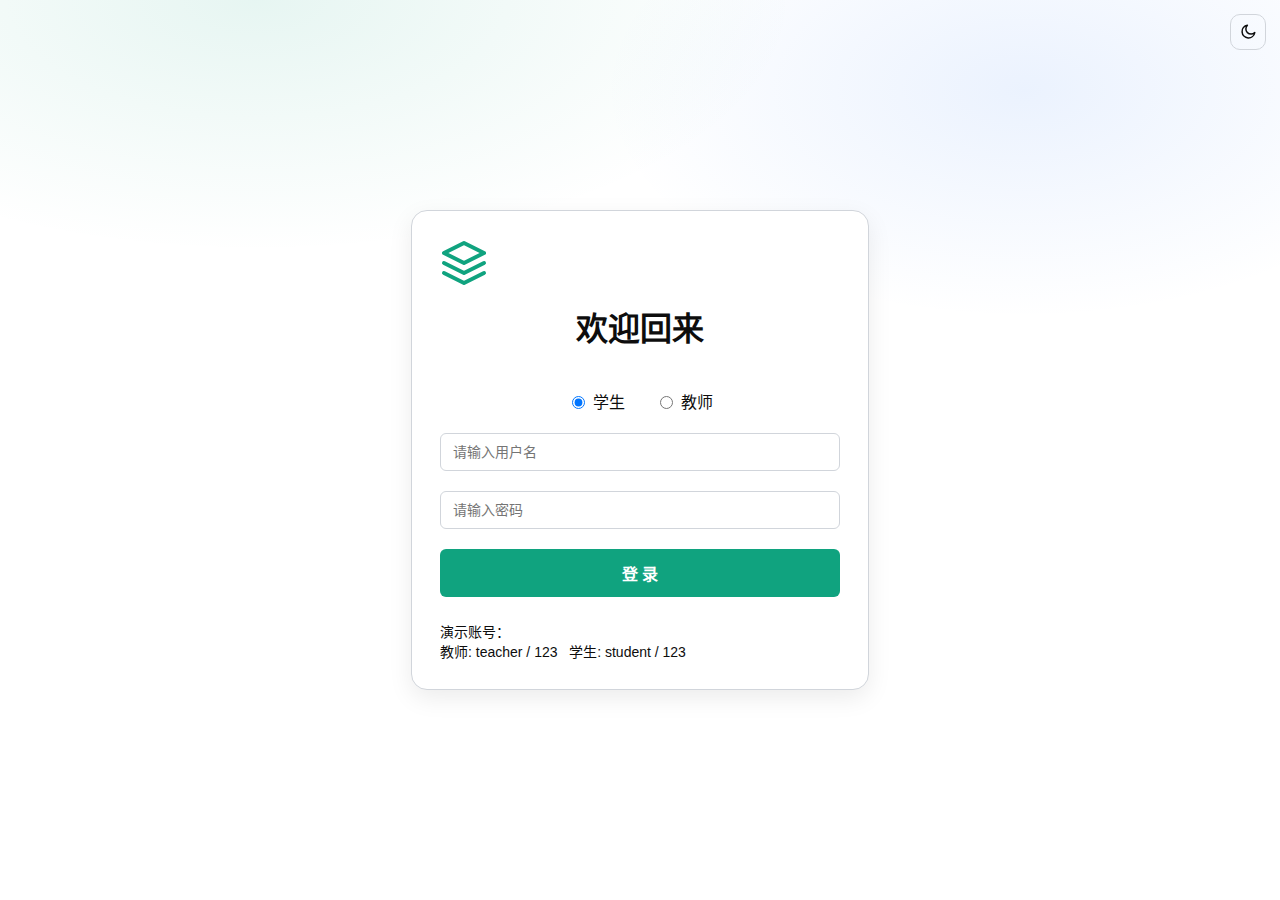
<file: src/main/webapp/index.html>
<!DOCTYPE html>
<html lang="zh-CN">
<head>
    <meta charset="UTF-8">
    <meta http-equiv="refresh" content="0;url=pages/login.html">
    <title>正在跳转...</title>
</head>
<body>
    <p>正在跳转到登录页面...</p>
    <script>window.location.href = 'pages/login.html';</script>
</body>
</html>
</file>
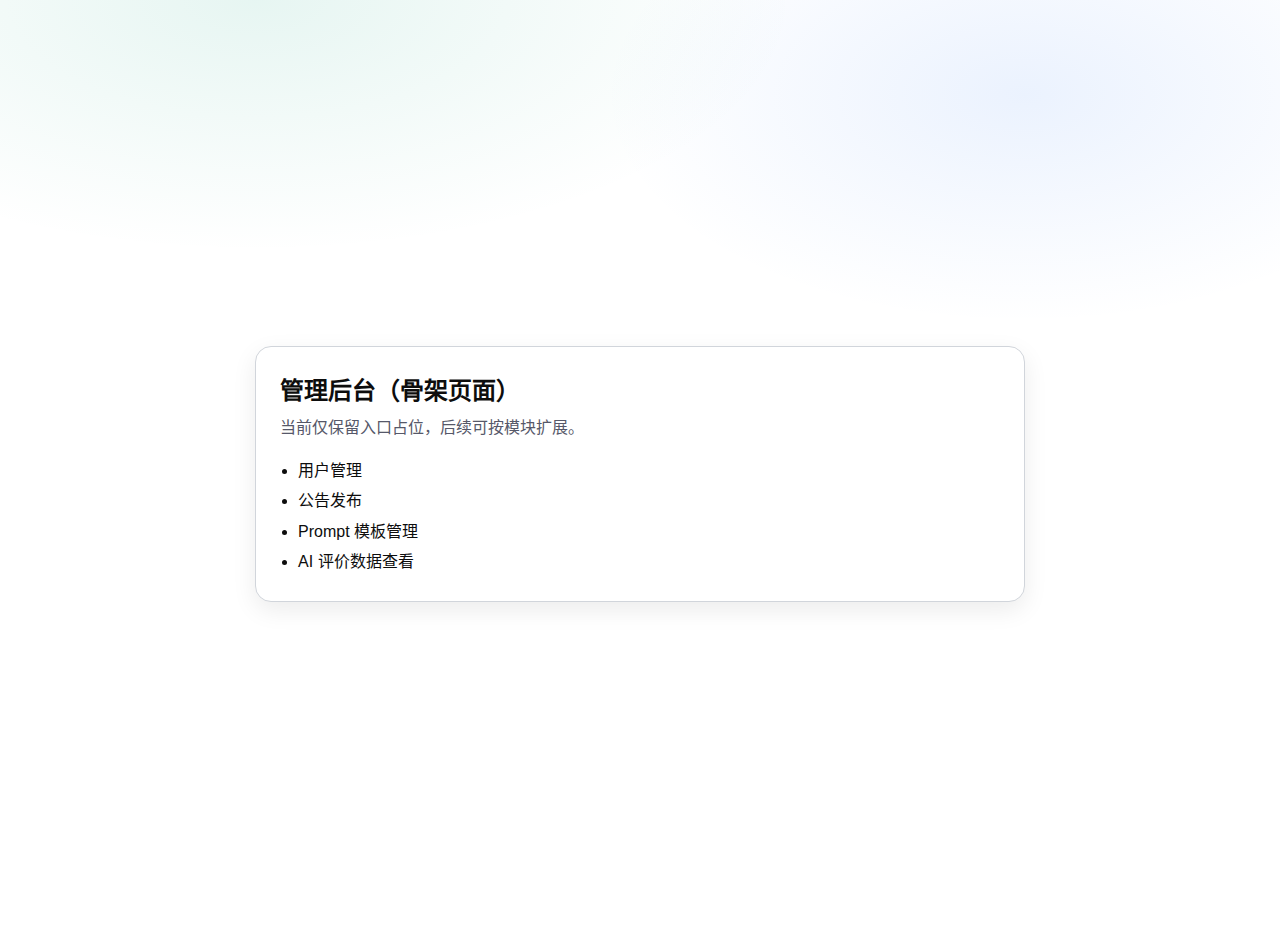
<file: src/main/webapp/pages/admin.html>
<!DOCTYPE html>
<!--
  管理员后台页面
  对应文档模块：「公告与学习通知模块」与「AI 评价与 Prompt 优化」。
  当前为功能入口骨架，后续可细化为多个子页面或模块。
-->
<html lang="zh-CN">
<head>
    <meta charset="UTF-8">
    <title>学业辅助平台 - 管理后台</title>
    <meta name="viewport" content="width=device-width, initial-scale=1.0">
    <link rel="stylesheet" href="../static/css/style.css">
    <style>
        body {
            display: block;
            overflow: auto;
        }

        .admin-wrap {
            min-height: 100vh;
            display: flex;
            align-items: center;
            justify-content: center;
            padding: 24px;
            background: radial-gradient(900px 420px at 20% 0%, rgba(16, 163, 127, 0.10), transparent 60%),
            radial-gradient(700px 380px at 80% 10%, rgba(59, 130, 246, 0.10), transparent 60%),
            var(--bg-color);
        }

        .admin-card {
            width: 100%;
            max-width: 720px;
            border-radius: 16px;
            border: 1px solid var(--border-color);
            background: var(--input-bg);
            box-shadow: var(--shadow-md);
            padding: 24px;
        }

        .admin-card h2 {
            margin: 0 0 8px 0;
        }

        .admin-card p {
            margin: 0 0 18px 0;
            color: var(--text-secondary);
        }

        .admin-card ul {
            margin: 0;
            padding-left: 18px;
            line-height: 1.9;
        }
    </style>
</head>
<body>
<div class="admin-wrap">
    <div class="admin-card">
        <h2>管理后台（骨架页面）</h2>
        <p>当前仅保留入口占位，后续可按模块扩展。</p>
        <ul>
            <li>用户管理</li>
            <li>公告发布</li>
            <li>Prompt 模板管理</li>
            <li>AI 评价数据查看</li>
        </ul>
    </div>
</div>
</body>
</html>
</file>
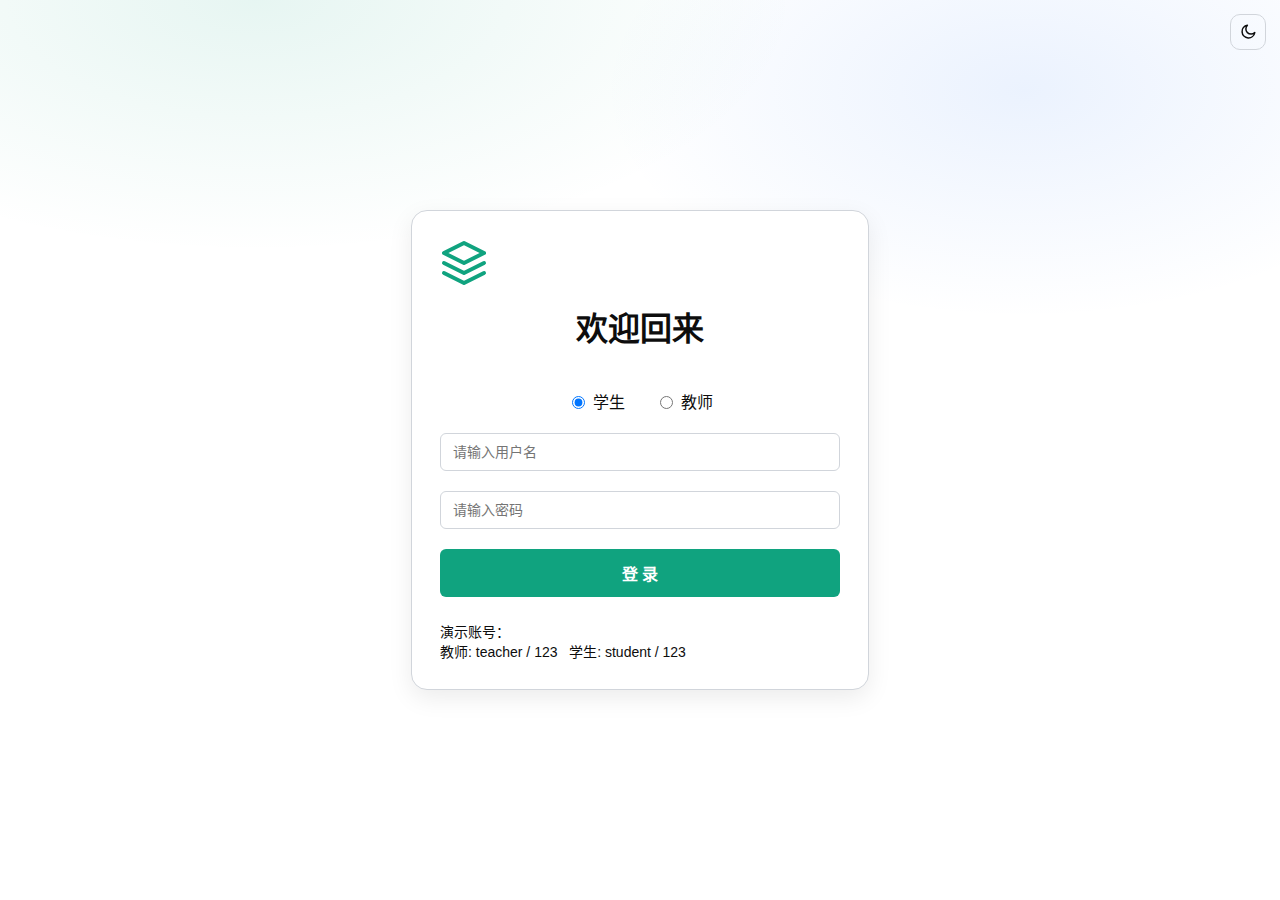
<file: src/main/webapp/pages/login.html>
<!DOCTYPE html>
<html lang="zh-CN">
<head>
    <meta charset="UTF-8">
    <title>登录 - 学业辅助平台</title>
    <meta name="viewport" content="width=device-width, initial-scale=1.0">
    <link rel="stylesheet" href="../static/css/style.css">
    <style>
        body {
            background: radial-gradient(900px 420px at 20% 0%, rgba(16, 163, 127, 0.10), transparent 60%),
            radial-gradient(700px 380px at 80% 10%, rgba(59, 130, 246, 0.10), transparent 60%),
            var(--bg-color);
            display: flex;
            align-items: center;
            justify-content: center;
            height: 100vh;
        }

        .login-topbar {
            position: fixed;
            top: 14px;
            right: 14px;
            display: flex;
            gap: 10px;
            z-index: 5;
        }

        .login-container {
            width: 100%;
            max-width: 400px;
            padding: 24px;
            display: flex;
            flex-direction: column;
            align-items: center;
        }

        .login-card {
            width: 100%;
            padding: 28px;
            border-radius: 16px;
            border: 1px solid var(--border-color);
            background: var(--input-bg);
            box-shadow: var(--shadow-md);
        }

        .logo-area {
            margin-bottom: 40px;
            text-align: center;
        }

        .logo-icon {
            width: 48px;
            height: 48px;
            margin-bottom: 16px;
            /* Placeholder for SVG icon */
            background: var(--primary-btn);
            mask: url('data:image/svg+xml;utf8,<svg viewBox="0 0 24 24" fill="none" xmlns="http://www.w3.org/2000/svg"><path d="M12 2L2 7L12 12L22 7L12 2Z" stroke="white" stroke-width="2" stroke-linecap="round" stroke-linejoin="round"/><path d="M2 17L12 22L22 17" stroke="white" stroke-width="2" stroke-linecap="round" stroke-linejoin="round"/><path d="M2 12L12 17L22 12" stroke="white" stroke-width="2" stroke-linecap="round" stroke-linejoin="round"/></svg>') no-repeat center;
            -webkit-mask: url('data:image/svg+xml;utf8,<svg viewBox="0 0 24 24" fill="none" xmlns="http://www.w3.org/2000/svg"><path d="M12 2L2 7L12 12L22 7L12 2Z" stroke="white" stroke-width="2" stroke-linecap="round" stroke-linejoin="round"/><path d="M2 17L12 22L22 17" stroke="white" stroke-width="2" stroke-linecap="round" stroke-linejoin="round"/><path d="M2 12L12 17L22 12" stroke="white" stroke-width="2" stroke-linecap="round" stroke-linejoin="round"/></svg>') no-repeat center;
        }

        h1 {
            color: var(--text-primary);
            font-size: 32px;
            font-weight: 600;
            margin: 0;
        }

        .form-item {
            width: 100%;
            margin-bottom: 20px;
        }

        .input-group {
            position: relative;
        }

        input {
            width: 100%;
            padding: 12px 16px;
            background-color: var(--input-bg);
            border: 1px solid var(--input-border);
            border-radius: 6px;
            color: var(--text-primary);
            font-size: 16px;
            box-sizing: border-box;
            outline: none;
            transition: all 0.2s;
        }

        input:focus {
            border-color: var(--primary-btn);
            box-shadow: 0 0 0 3px rgba(16, 163, 127, 0.1);
        }

        input[type="radio"] {
            width: auto;
            margin-right: 8px;
        }

        .role-selection {
            display: flex;
            justify-content: center;
            gap: 30px;
            width: 100%;
            margin-bottom: 20px;
            color: var(--text-primary);
        }

        .radio-label {
            display: flex;
            align-items: center;
            cursor: pointer;
            font-size: 16px;
        }

        .btn-login {
            width: 100%;
            padding: 12px 24px;
            background-color: var(--primary-btn);
            color: white;
            border: none;
            border-radius: 6px;
            font-size: 16px;
            font-weight: 600;
            cursor: pointer;
            transition: all 0.2s;
        }

        .btn-login:hover {
            background-color: var(--primary-btn-hover);
            transform: translateY(-2px);
            box-shadow: 0 2px 8px rgba(16, 163, 127, 0.3);
        }

        .btn-login:active {
            transform: translateY(0);
        }

        .footer-links {
            margin-top: 24px;
            font-size: 14px;
            color: var(--text-primary);
        }

        .footer-links a {
            color: var(--primary-btn);
            margin: 0 8px;
        }
    </style>
</head>
<body>
<div class="login-topbar">
    <button class="icon-btn" id="themeToggle" type="button" aria-label="切换主题">
        <svg width="18" height="18" viewBox="0 0 24 24" fill="none" xmlns="http://www.w3.org/2000/svg">
            <path d="M21 12.8A8.5 8.5 0 1 1 11.2 3a6.7 6.7 0 0 0 9.8 9.8Z" stroke="currentColor" stroke-width="2" stroke-linecap="round" stroke-linejoin="round"/>
        </svg>
    </button>
</div>

<div class="login-container">
    <div class="login-card">
        <div class="logo-area">
            <div class="logo-icon"></div>
            <h1>欢迎回来</h1>
        </div>
        
        <div class="form-item role-selection">
            <label class="radio-label">
                <input type="radio" name="role" value="student" checked> 学生
            </label>
            <label class="radio-label">
                <input type="radio" name="role" value="teacher"> 教师
            </label>
        </div>

        <div class="form-item">
            <input id="username" type="text" placeholder="请输入用户名">
        </div>
        
        <div class="form-item">
            <input id="password" type="password" placeholder="请输入密码">
        </div>

        <button class="btn-login" id="loginBtn">登 录</button>

        <div class="footer-links">
            <span>演示账号：</span><br>
            <span>教师: teacher / 123 &nbsp; 学生: student / 123</span>
        </div>
    </div>
</div>

<script src="../static/js/modal.js"></script>
<script>
    document.getElementById('loginBtn').addEventListener('click', async function () {
        const username = document.getElementById('username').value;
        const password = document.getElementById('password').value;
        const role = document.querySelector('input[name="role"]:checked').value;

        if (!username || !password) {
            showAlert('提示', '请输入用户名和密码', null);
            return;
        }

        try {
            // 显示加载弹窗
            const loadingModal = showLoading('登录中', '正在验证您的信息...');
            
            const resp = await fetch('../api/user/login', {
                method: 'POST',
                headers: { 'Content-Type': 'application/json' },
                body: JSON.stringify({username, password, role})
            });
            const res = await resp.json();
            
            // 关闭加载弹窗
            window.Modal.closeModal(loadingModal);
            
            if (res.success) {
                showToast('登录成功！', 'success', 2000);
                localStorage.setItem('userRole', role);
                setTimeout(() => {
                    window.location.href = './chat.html';
                }, 300);
            } else {
                showAlert('登录失败', res.message || '用户名或密码错误', null);
            }
        } catch (e) {
            showAlert('错误', '服务不可用，请稍后重试', null);
        }
    });

    // Allow Enter key to submit
    document.addEventListener('keypress', function (e) {
        if (e.key === 'Enter') {
            document.getElementById('loginBtn').click();
        }
    });

    (function () {
        try {
            const savedTheme = localStorage.getItem('theme');
            if (savedTheme === 'dark') {
                document.body.dataset.theme = 'dark';
            }
        } catch (e) {
        }

        const themeToggle = document.getElementById('themeToggle');
        if (themeToggle) {
            themeToggle.addEventListener('click', function () {
                const isDark = document.body.dataset.theme === 'dark';
                if (isDark) {
                    delete document.body.dataset.theme;
                    try {
                        localStorage.setItem('theme', 'light');
                    } catch (e) {
                    }
                } else {
                    document.body.dataset.theme = 'dark';
                    try {
                        localStorage.setItem('theme', 'dark');
                    } catch (e) {
                    }
                }
            });
        }
    })();
</script>
</body>
</html>
</file>
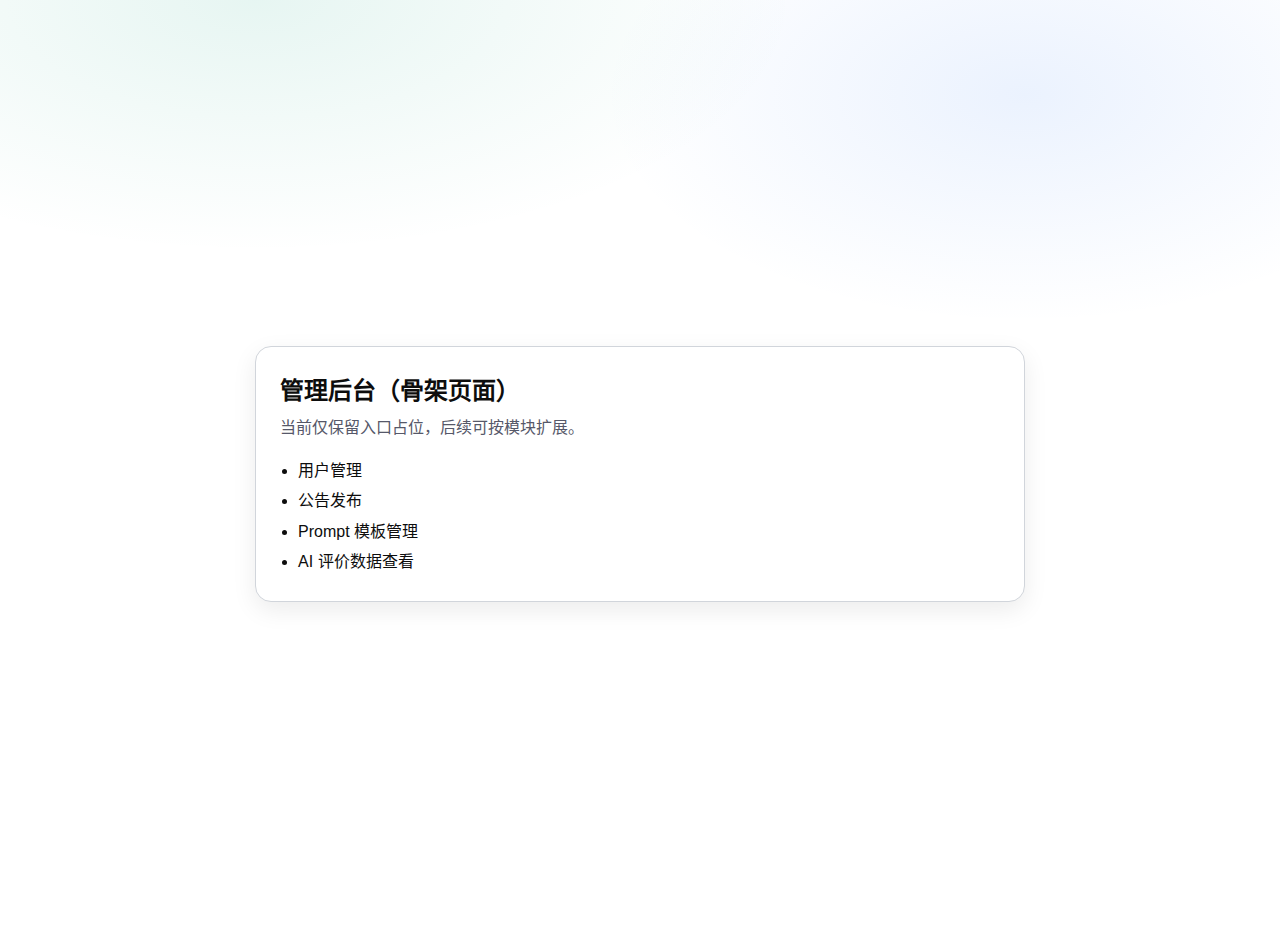
<file: target/classes/static/pages/admin.html>
<!DOCTYPE html>
<!--
  管理员后台页面
  对应文档模块：「公告与学习通知模块」与「AI 评价与 Prompt 优化」。
  当前为功能入口骨架，后续可细化为多个子页面或模块。
-->
<html lang="zh-CN">
<head>
    <meta charset="UTF-8">
    <title>学业辅助平台 - 管理后台</title>
    <meta name="viewport" content="width=device-width, initial-scale=1.0">
    <link rel="stylesheet" href="../css/style.css">
    <style>
        body {
            display: block;
            overflow: auto;
        }

        .admin-wrap {
            min-height: 100vh;
            display: flex;
            align-items: center;
            justify-content: center;
            padding: 24px;
            background: radial-gradient(900px 420px at 20% 0%, rgba(16, 163, 127, 0.10), transparent 60%),
            radial-gradient(700px 380px at 80% 10%, rgba(59, 130, 246, 0.10), transparent 60%),
            var(--bg-color);
        }

        .admin-card {
            width: 100%;
            max-width: 720px;
            border-radius: 16px;
            border: 1px solid var(--border-color);
            background: var(--input-bg);
            box-shadow: var(--shadow-md);
            padding: 24px;
        }

        .admin-card h2 {
            margin: 0 0 8px 0;
        }

        .admin-card p {
            margin: 0 0 18px 0;
            color: var(--text-secondary);
        }

        .admin-card ul {
            margin: 0;
            padding-left: 18px;
            line-height: 1.9;
        }
    </style>
</head>
<body>
<div class="admin-wrap">
    <div class="admin-card">
        <h2>管理后台（骨架页面）</h2>
        <p>当前仅保留入口占位，后续可按模块扩展。</p>
        <ul>
            <li>用户管理</li>
            <li>公告发布</li>
            <li>Prompt 模板管理</li>
            <li>AI 评价数据查看</li>
        </ul>
    </div>
</div>
</body>
</html>
</file>
<file: src/main/webapp/static/css/style.css>
:root {
    --bg-color: #ffffff;
    --bg-secondary: #f7f7f8;
    --sidebar-bg: #f7f7f8;
    --sidebar-hover: #ececf1;
    --sidebar-text: #0d0d0d;
    --sidebar-text-secondary: #565869;
    --item-hover: #ececf1;
    --text-primary: #0d0d0d;
    --text-secondary: #565869;
    --border-color: #d1d5db;
    --input-bg: #ffffff;
    --input-border: #d1d5db;
    --ai-msg-bg: #f7f7f8;
    --user-msg-bg: #ffffff;
    --primary-btn: #10a37f;
    --primary-btn-hover: #0d8368;
    --button-bg: #f7f7f8;
    --button-hover: #ececf1;

    --radius-sm: 8px;
    --radius-md: 12px;
    --radius-lg: 16px;
    --shadow-sm: 0 1px 2px rgba(0, 0, 0, 0.06);
    --shadow-md: 0 8px 24px rgba(0, 0, 0, 0.08);
    --focus-ring: 0 0 0 3px rgba(16, 163, 127, 0.18);
    --page-max: 860px;
    --sidebar-w: 280px;
    --topbar-h: 56px;
}

html {
    height: 100%;
}

body[data-theme="dark"] {
    --bg-color: #0b0f14;
    --bg-secondary: #111827;
    --sidebar-bg: #0b0f14;
    --sidebar-hover: rgba(255, 255, 255, 0.06);
    --sidebar-text: #e5e7eb;
    --sidebar-text-secondary: #9ca3af;
    --item-hover: rgba(255, 255, 255, 0.06);
    --text-primary: #e5e7eb;
    --text-secondary: #9ca3af;
    --border-color: rgba(255, 255, 255, 0.10);
    --input-bg: rgba(255, 255, 255, 0.04);
    --input-border: rgba(255, 255, 255, 0.12);
    --ai-msg-bg: rgba(255, 255, 255, 0.03);
    --user-msg-bg: rgba(255, 255, 255, 0.02);
    --button-bg: rgba(255, 255, 255, 0.04);
    --button-hover: rgba(255, 255, 255, 0.06);
    --shadow-sm: 0 1px 2px rgba(0, 0, 0, 0.4);
    --shadow-md: 0 12px 28px rgba(0, 0, 0, 0.55);
}

body {
    margin: 0;
    padding: 0;
    font-family: -apple-system, BlinkMacSystemFont, "Segoe UI", Roboto, Oxygen-Sans, Ubuntu, Cantarell, "Helvetica Neue", sans-serif;
    background-color: var(--bg-color);
    color: var(--text-primary);
    min-height: 100vh;
    display: flex;
    overflow: hidden;
    -webkit-font-smoothing: antialiased;
    -moz-osx-font-smoothing: grayscale;
}

a {
    text-decoration: none;
    color: inherit;
}

button {
    font-family: inherit;
}

a:focus-visible,
button:focus-visible,
input:focus-visible,
textarea:focus-visible {
    outline: none;
    box-shadow: var(--focus-ring);
}

/* Sidebar Styles */
.sidebar {
    width: var(--sidebar-w);
    background-color: var(--sidebar-bg);
    display: flex;
    flex-direction: column;
    height: 100%;
    border-right: 1px solid var(--border-color);
}

.sidebar-header {
    padding: 12px 12px 0;
}

.new-chat-btn {
    width: calc(100% - 24px);
    margin: 12px;
    padding: 12px;
    border: 1px solid var(--border-color);
    border-radius: var(--radius-md);
    color: var(--text-primary);
    background: var(--input-bg);
    cursor: pointer;
    text-align: left;
    display: flex;
    align-items: center;
    gap: 12px;
    transition: all 0.2s;
    font-weight: 500;
}

.new-chat-btn:hover {
    background-color: var(--button-hover);
    transform: translateY(-1px);
    box-shadow: var(--shadow-sm);
}

.nav-links {
    flex: 1;
    overflow-y: auto;
    padding: 8px;
}

.nav-item {
    display: flex;
    align-items: center;
    gap: 12px;
    padding: 12px 16px;
    border-radius: var(--radius-md);
    cursor: pointer;
    color: var(--sidebar-text);
    margin-bottom: 4px;
    transition: all 0.2s;
    font-size: 14px;
    opacity: 0.8;
    user-select: none;
}

.nav-item:hover {
    background-color: var(--sidebar-hover);
    opacity: 1;
}

.nav-item.active {
    background-color: var(--sidebar-hover);
    font-weight: 500;
    opacity: 1;
}

.user-menu {
    border-top: 1px solid var(--border-color);
    padding: 12px;
}

.sidebar-footer {
    padding: 12px;
    display: flex;
    gap: 8px;
    border-top: 1px solid var(--border-color);
}

.icon-btn {
    background: transparent;
    border: 1px solid var(--border-color);
    color: var(--text-primary);
    height: 36px;
    width: 36px;
    border-radius: 10px;
    display: inline-flex;
    align-items: center;
    justify-content: center;
    cursor: pointer;
    transition: all 0.18s ease;
}

.icon-btn:hover {
    background: var(--button-hover);
    transform: translateY(-1px);
}

.icon-btn:active {
    transform: translateY(0);
}

.icon-btn:focus-visible {
    outline: none;
    box-shadow: var(--focus-ring);
}

/* Main Content Area */
.main-content {
    flex: 1;
    display: flex;
    flex-direction: column;
    position: relative;
    height: 100%;
}

.layout,
.chat-layout {
    display: flex;
    height: 100vh;
    width: 100vw;
}

.main-area {
    flex: 1;
    background-color: var(--bg-color);
    overflow: hidden;
    display: flex;
    flex-direction: column;
}

.page-scroll {
    flex: 1;
    overflow-y: auto;
}

.page-shell {
    width: 100%;
    max-width: 1100px;
    margin: 0 auto;
    padding: 18px 24px 28px;
    animation: popIn 180ms ease-out;
}

.app-topbar {
    height: var(--topbar-h);
    display: flex;
    align-items: center;
    gap: 10px;
    padding: 0 14px;
    border-bottom: 1px solid var(--border-color);
    background: var(--bg-color);
    -webkit-backdrop-filter: blur(10px);
    backdrop-filter: blur(10px);
}

.topbar-title {
    font-size: 14px;
    color: var(--text-secondary);
    white-space: nowrap;
    overflow: hidden;
    text-overflow: ellipsis;
}

.topbar-spacer {
    flex: 1;
}

.sidebar-toggle {
    display: none;
}

.card {
    background: var(--input-bg);
    border: 1px solid var(--border-color);
    border-radius: var(--radius-lg);
    box-shadow: var(--shadow-sm);
}

.card-pad {
    padding: 18px;
}

/* Common Components */
.container {
    max-width: 800px;
    margin: 0 auto;
    width: 100%;
    padding: 20px;
}

.btn-primary {
    background-color: var(--primary-btn);
    color: white;
    border: none;
    padding: 8px 16px;
    border-radius: var(--radius-md);
    cursor: pointer;
    font-weight: 500;
    transition: all 0.2s;
}

.btn-primary:hover {
    background-color: var(--primary-btn-hover);
    transform: translateY(-2px);
    box-shadow: 0 2px 8px rgba(16, 163, 127, 0.3);
}

/* Scrollbar */
::-webkit-scrollbar {
    width: 8px;
    height: 8px;
}

::-webkit-scrollbar-track {
    background: transparent;
}

::-webkit-scrollbar-thumb {
    background: #d1d5db;
    border-radius: 4px;
}

::-webkit-scrollbar-thumb:hover {
    background: #b4b5ba;
}

/* ===== Modal Dialog System ===== */
.modal-overlay {
    position: fixed;
    top: 0;
    left: 0;
    right: 0;
    bottom: 0;
    background: rgba(0, 0, 0, 0.5);
    -webkit-backdrop-filter: blur(4px);
    backdrop-filter: blur(4px);
    display: flex;
    align-items: center;
    justify-content: center;
    z-index: 1000;
    opacity: 0;
    animation: fadeIn 0.3s ease-out forwards;
}

@keyframes fadeIn {
    from {
        opacity: 0;
    }
    to {
        opacity: 1;
    }
}

.modal-content {
    background: var(--bg-color);
    border: 1px solid var(--border-color);
    border-radius: 12px;
    box-shadow: 0 10px 40px rgba(0, 0, 0, 0.1), 0 0 0 1px rgba(0, 0, 0, 0.05);
    max-width: 500px;
    width: 90%;
    padding: 0;
    transform: scale(0.95) translateY(10px);
    animation: slideUp 0.3s cubic-bezier(0.34, 1.56, 0.64, 1) forwards;
}

@keyframes slideUp {
    from {
        transform: scale(0.95) translateY(10px);
        opacity: 0;
    }
    to {
        transform: scale(1) translateY(0);
        opacity: 1;
    }
}

.modal-header {
    padding: 20px 24px;
    border-bottom: 1px solid var(--border-color);
    display: flex;
    align-items: center;
    justify-content: space-between;
}

.modal-header h3 {
    margin: 0;
    font-size: 18px;
    font-weight: 600;
    color: var(--text-primary);
}

.modal-close-btn {
    background: transparent;
    border: none;
    color: var(--text-secondary);
    font-size: 24px;
    cursor: pointer;
    padding: 0;
    width: 32px;
    height: 32px;
    display: flex;
    align-items: center;
    justify-content: center;
    transition: all 0.2s;
    border-radius: 6px;
}

.modal-close-btn:hover {
    background: rgba(255, 255, 255, 0.1);
    color: var(--text-primary);
}

.modal-body {
    padding: 20px 24px;
    color: var(--text-secondary);
    line-height: 1.6;
    font-size: 15px;
}

.modal-footer {
    padding: 16px 24px;
    border-top: 1px solid var(--border-color);
    display: flex;
    gap: 12px;
    justify-content: flex-end;
}

.modal-btn {
    padding: 10px 20px;
    border: none;
    border-radius: 6px;
    cursor: pointer;
    font-size: 14px;
    font-weight: 500;
    transition: all 0.2s;
    outline: none;
}

.modal-btn-primary {
    background-color: var(--primary-btn);
    color: white;
}

.modal-btn-primary:hover {
    background-color: var(--primary-btn-hover);
    transform: translateY(-2px);
    box-shadow: 0 4px 12px rgba(16, 163, 127, 0.4);
}

.modal-btn-secondary {
    background: var(--button-bg);
    color: var(--text-primary);
    border: 1px solid var(--border-color);
}

.modal-btn-secondary:hover {
    background: var(--button-hover);
    border-color: var(--border-color);
}

.modal-btn-danger {
    background-color: #ef4444;
    color: white;
}

.modal-btn-danger:hover {
    background-color: #dc2626;
    transform: translateY(-2px);
    box-shadow: 0 4px 12px rgba(239, 68, 68, 0.4);
}

.modal-btn:active {
    transform: translateY(0);
}

/* Loading Spinner */
.modal-spinner {
    width: 40px;
    height: 40px;
    border: 3px solid rgba(255, 255, 255, 0.1);
    border-top: 3px solid var(--primary-btn);
    border-radius: 50%;
    animation: spin 0.8s linear infinite;
    margin: 20px auto;
}

@keyframes spin {
    from {
        transform: rotate(0deg);
    }
    to {
        transform: rotate(360deg);
    }
}

/* Toast Notifications */
.toast-container {
    position: fixed;
    top: 20px;
    right: 20px;
    z-index: 2000;
    pointer-events: none;
}

.toast {
    background: rgba(0, 0, 0, 0.95);
    border: 1px solid rgba(255, 255, 255, 0.05);
    color: var(--text-primary);
    padding: 14px 20px;
    border-radius: 8px;
    margin-bottom: 12px;
    display: flex;
    align-items: center;
    gap: 12px;
    animation: slideInRight 0.3s ease-out forwards;
    pointer-events: auto;
    -webkit-backdrop-filter: blur(10px);
    backdrop-filter: blur(10px);
}

@keyframes slideInRight {
    from {
        transform: translateX(400px);
        opacity: 0;
    }
    to {
        transform: translateX(0);
        opacity: 1;
    }
}

@keyframes slideOutRight {
    from {
        transform: translateX(0);
        opacity: 1;
    }
    to {
        transform: translateX(400px);
        opacity: 0;
    }
}

.toast.removing {
    animation: slideOutRight 0.3s ease-out forwards;
}

.toast-success {
    border-left: 4px solid #10a37f;
}

.toast-error {
    border-left: 4px solid #ef4444;
}

.toast-warning {
    border-left: 4px solid #f59e0b;
}

.toast-info {
    border-left: 4px solid #3b82f6;
}

/* Input Styles */
input[type="text"],
input[type="password"],
input[type="email"],
textarea {
    background-color: var(--input-bg);
    border: 1px solid var(--input-border);
    color: var(--text-primary);
    border-radius: 6px;
    padding: 10px 12px;
    font-family: inherit;
    font-size: 14px;
    transition: all 0.2s;
}

input[type="text"]:focus,
input[type="password"]:focus,
input[type="email"]:focus,
textarea:focus {
    outline: none;
    border-color: var(--primary-btn);
    box-shadow: 0 0 0 3px rgba(16, 163, 127, 0.1);
}

@keyframes popIn {
    from {
        opacity: 0;
        transform: translateY(6px);
    }
    to {
        opacity: 1;
        transform: translateY(0);
    }
}

@media (max-width: 920px) {
    body {
        overflow: hidden;
    }

    .sidebar {
        position: fixed;
        top: 0;
        left: 0;
        bottom: 0;
        z-index: 50;
        transform: translateX(-102%);
        transition: transform 0.22s ease;
        box-shadow: var(--shadow-md);
    }

    body.sidebar-open .sidebar {
        transform: translateX(0);
    }

    .sidebar-toggle {
        display: inline-flex;
    }
}

/* ===== 沉浸模式全局悬浮窗 ===== */
.immersive-float-btn {
    position: fixed;
    bottom: 30px;
    right: 30px;
    width: 56px;
    height: 56px;
    border-radius: 50%;
    background: linear-gradient(135deg, #10a37f 0%, #0d8368 100%);
    border: 2px solid #fff;
    color: #fff;
    cursor: pointer;
    display: flex;
    align-items: center;
    justify-content: center;
    font-size: 28px;
    box-shadow: 0 4px 16px rgba(16, 163, 127, 0.4);
    transition: all 0.3s cubic-bezier(0.34, 1.56, 0.64, 1);
    z-index: 999;
    user-select: none;
    animation: floatPulse 2s ease-in-out infinite;
}

.immersive-float-btn:hover {
    transform: scale(1.15) translateY(-4px);
    box-shadow: 0 8px 24px rgba(16, 163, 127, 0.6);
}

.immersive-float-btn:active {
    transform: scale(0.95);
}

@keyframes floatPulse {
    0%, 100% {
        transform: translateY(0);
    }
    50% {
        transform: translateY(-8px);
    }
}

/* profile.html 沉浸模式下隐藏悬浮窗 */
body.immersive-mode .immersive-float-btn {
    display: none;
}

@media (max-width: 920px) {
    .immersive-float-btn {
        bottom: 20px;
        right: 20px;
        width: 48px;
        height: 48px;
        font-size: 24px;
    }
}

@media (prefers-reduced-motion: reduce) {
    * {
        animation: none !important;
        transition: none !important;
        scroll-behavior: auto !important;
    }
}
</file>
<file: target/classes/static/css/style.css>
:root {
    --bg-color: #ffffff;
    --bg-secondary: #f7f7f8;
    --sidebar-bg: #f7f7f8;
    --sidebar-hover: #ececf1;
    --sidebar-text: #0d0d0d;
    --sidebar-text-secondary: #565869;
    --item-hover: #ececf1;
    --text-primary: #0d0d0d;
    --text-secondary: #565869;
    --border-color: #d1d5db;
    --input-bg: #ffffff;
    --input-border: #d1d5db;
    --ai-msg-bg: #f7f7f8;
    --user-msg-bg: #ffffff;
    --primary-btn: #10a37f;
    --primary-btn-hover: #0d8368;
    --button-bg: #f7f7f8;
    --button-hover: #ececf1;

    --radius-sm: 8px;
    --radius-md: 12px;
    --radius-lg: 16px;
    --shadow-sm: 0 1px 2px rgba(0, 0, 0, 0.06);
    --shadow-md: 0 8px 24px rgba(0, 0, 0, 0.08);
    --focus-ring: 0 0 0 3px rgba(16, 163, 127, 0.18);
    --page-max: 860px;
    --sidebar-w: 280px;
    --topbar-h: 56px;
}

html {
    height: 100%;
}

body[data-theme="dark"] {
    --bg-color: #0b0f14;
    --bg-secondary: #111827;
    --sidebar-bg: #0b0f14;
    --sidebar-hover: rgba(255, 255, 255, 0.06);
    --sidebar-text: #e5e7eb;
    --sidebar-text-secondary: #9ca3af;
    --item-hover: rgba(255, 255, 255, 0.06);
    --text-primary: #e5e7eb;
    --text-secondary: #9ca3af;
    --border-color: rgba(255, 255, 255, 0.10);
    --input-bg: rgba(255, 255, 255, 0.04);
    --input-border: rgba(255, 255, 255, 0.12);
    --ai-msg-bg: rgba(255, 255, 255, 0.03);
    --user-msg-bg: rgba(255, 255, 255, 0.02);
    --button-bg: rgba(255, 255, 255, 0.04);
    --button-hover: rgba(255, 255, 255, 0.06);
    --shadow-sm: 0 1px 2px rgba(0, 0, 0, 0.4);
    --shadow-md: 0 12px 28px rgba(0, 0, 0, 0.55);
}

body {
    margin: 0;
    padding: 0;
    font-family: -apple-system, BlinkMacSystemFont, "Segoe UI", Roboto, Oxygen-Sans, Ubuntu, Cantarell, "Helvetica Neue", sans-serif;
    background-color: var(--bg-color);
    color: var(--text-primary);
    min-height: 100vh;
    display: flex;
    overflow: hidden;
    -webkit-font-smoothing: antialiased;
    -moz-osx-font-smoothing: grayscale;
}

a {
    text-decoration: none;
    color: inherit;
}

button {
    font-family: inherit;
}

a:focus-visible,
button:focus-visible,
input:focus-visible,
textarea:focus-visible {
    outline: none;
    box-shadow: var(--focus-ring);
}

/* Sidebar Styles */
.sidebar {
    width: var(--sidebar-w);
    background-color: var(--sidebar-bg);
    display: flex;
    flex-direction: column;
    height: 100%;
    border-right: 1px solid var(--border-color);
}

.sidebar-header {
    padding: 12px 12px 0;
}

.new-chat-btn {
    width: calc(100% - 24px);
    margin: 12px;
    padding: 12px;
    border: 1px solid var(--border-color);
    border-radius: var(--radius-md);
    color: var(--text-primary);
    background: var(--input-bg);
    cursor: pointer;
    text-align: left;
    display: flex;
    align-items: center;
    gap: 12px;
    transition: all 0.2s;
    font-weight: 500;
}

.new-chat-btn:hover {
    background-color: var(--button-hover);
    transform: translateY(-1px);
    box-shadow: var(--shadow-sm);
}

.nav-links {
    flex: 1;
    overflow-y: auto;
    padding: 8px;
}

.nav-item {
    display: flex;
    align-items: center;
    gap: 12px;
    padding: 12px 16px;
    border-radius: var(--radius-md);
    cursor: pointer;
    color: var(--sidebar-text);
    margin-bottom: 4px;
    transition: all 0.2s;
    font-size: 14px;
    opacity: 0.8;
    user-select: none;
}

.nav-item:hover {
    background-color: var(--sidebar-hover);
    opacity: 1;
}

.nav-item.active {
    background-color: var(--sidebar-hover);
    font-weight: 500;
    opacity: 1;
}

.user-menu {
    border-top: 1px solid var(--border-color);
    padding: 12px;
}

.sidebar-footer {
    padding: 12px;
    display: flex;
    gap: 8px;
    border-top: 1px solid var(--border-color);
}

.icon-btn {
    background: transparent;
    border: 1px solid var(--border-color);
    color: var(--text-primary);
    height: 36px;
    width: 36px;
    border-radius: 10px;
    display: inline-flex;
    align-items: center;
    justify-content: center;
    cursor: pointer;
    transition: all 0.18s ease;
}

.icon-btn:hover {
    background: var(--button-hover);
    transform: translateY(-1px);
}

.icon-btn:active {
    transform: translateY(0);
}

.icon-btn:focus-visible {
    outline: none;
    box-shadow: var(--focus-ring);
}

/* Main Content Area */
.main-content {
    flex: 1;
    display: flex;
    flex-direction: column;
    position: relative;
    height: 100%;
}

.layout,
.chat-layout {
    display: flex;
    height: 100vh;
    width: 100vw;
}

.main-area {
    flex: 1;
    background-color: var(--bg-color);
    overflow: hidden;
    display: flex;
    flex-direction: column;
}

.page-scroll {
    flex: 1;
    overflow-y: auto;
}

.page-shell {
    width: 100%;
    max-width: 1100px;
    margin: 0 auto;
    padding: 18px 24px 28px;
    animation: popIn 180ms ease-out;
}

.app-topbar {
    height: var(--topbar-h);
    display: flex;
    align-items: center;
    gap: 10px;
    padding: 0 14px;
    border-bottom: 1px solid var(--border-color);
    background: var(--bg-color);
    -webkit-backdrop-filter: blur(10px);
    backdrop-filter: blur(10px);
}

.topbar-title {
    font-size: 14px;
    color: var(--text-secondary);
    white-space: nowrap;
    overflow: hidden;
    text-overflow: ellipsis;
}

.topbar-spacer {
    flex: 1;
}

.sidebar-toggle {
    display: none;
}

.card {
    background: var(--input-bg);
    border: 1px solid var(--border-color);
    border-radius: var(--radius-lg);
    box-shadow: var(--shadow-sm);
}

.card-pad {
    padding: 18px;
}

/* Common Components */
.container {
    max-width: 800px;
    margin: 0 auto;
    width: 100%;
    padding: 20px;
}

.btn-primary {
    background-color: var(--primary-btn);
    color: white;
    border: none;
    padding: 8px 16px;
    border-radius: var(--radius-md);
    cursor: pointer;
    font-weight: 500;
    transition: all 0.2s;
}

.btn-primary:hover {
    background-color: var(--primary-btn-hover);
    transform: translateY(-2px);
    box-shadow: 0 2px 8px rgba(16, 163, 127, 0.3);
}

/* Scrollbar */
::-webkit-scrollbar {
    width: 8px;
    height: 8px;
}

::-webkit-scrollbar-track {
    background: transparent;
}

::-webkit-scrollbar-thumb {
    background: #d1d5db;
    border-radius: 4px;
}

::-webkit-scrollbar-thumb:hover {
    background: #b4b5ba;
}

/* ===== Modal Dialog System ===== */
.modal-overlay {
    position: fixed;
    top: 0;
    left: 0;
    right: 0;
    bottom: 0;
    background: rgba(0, 0, 0, 0.5);
    -webkit-backdrop-filter: blur(4px);
    backdrop-filter: blur(4px);
    display: flex;
    align-items: center;
    justify-content: center;
    z-index: 1000;
    opacity: 0;
    animation: fadeIn 0.3s ease-out forwards;
}

@keyframes fadeIn {
    from {
        opacity: 0;
    }
    to {
        opacity: 1;
    }
}

.modal-content {
    background: var(--bg-color);
    border: 1px solid var(--border-color);
    border-radius: 12px;
    box-shadow: 0 10px 40px rgba(0, 0, 0, 0.1), 0 0 0 1px rgba(0, 0, 0, 0.05);
    max-width: 500px;
    width: 90%;
    padding: 0;
    transform: scale(0.95) translateY(10px);
    animation: slideUp 0.3s cubic-bezier(0.34, 1.56, 0.64, 1) forwards;
}

@keyframes slideUp {
    from {
        transform: scale(0.95) translateY(10px);
        opacity: 0;
    }
    to {
        transform: scale(1) translateY(0);
        opacity: 1;
    }
}

.modal-header {
    padding: 20px 24px;
    border-bottom: 1px solid var(--border-color);
    display: flex;
    align-items: center;
    justify-content: space-between;
}

.modal-header h3 {
    margin: 0;
    font-size: 18px;
    font-weight: 600;
    color: var(--text-primary);
}

.modal-close-btn {
    background: transparent;
    border: none;
    color: var(--text-secondary);
    font-size: 24px;
    cursor: pointer;
    padding: 0;
    width: 32px;
    height: 32px;
    display: flex;
    align-items: center;
    justify-content: center;
    transition: all 0.2s;
    border-radius: 6px;
}

.modal-close-btn:hover {
    background: rgba(255, 255, 255, 0.1);
    color: var(--text-primary);
}

.modal-body {
    padding: 20px 24px;
    color: var(--text-secondary);
    line-height: 1.6;
    font-size: 15px;
}

.modal-footer {
    padding: 16px 24px;
    border-top: 1px solid var(--border-color);
    display: flex;
    gap: 12px;
    justify-content: flex-end;
}

.modal-btn {
    padding: 10px 20px;
    border: none;
    border-radius: 6px;
    cursor: pointer;
    font-size: 14px;
    font-weight: 500;
    transition: all 0.2s;
    outline: none;
}

.modal-btn-primary {
    background-color: var(--primary-btn);
    color: white;
}

.modal-btn-primary:hover {
    background-color: var(--primary-btn-hover);
    transform: translateY(-2px);
    box-shadow: 0 4px 12px rgba(16, 163, 127, 0.4);
}

.modal-btn-secondary {
    background: var(--button-bg);
    color: var(--text-primary);
    border: 1px solid var(--border-color);
}

.modal-btn-secondary:hover {
    background: var(--button-hover);
    border-color: var(--border-color);
}

.modal-btn-danger {
    background-color: #ef4444;
    color: white;
}

.modal-btn-danger:hover {
    background-color: #dc2626;
    transform: translateY(-2px);
    box-shadow: 0 4px 12px rgba(239, 68, 68, 0.4);
}

.modal-btn:active {
    transform: translateY(0);
}

/* Loading Spinner */
.modal-spinner {
    width: 40px;
    height: 40px;
    border: 3px solid rgba(255, 255, 255, 0.1);
    border-top: 3px solid var(--primary-btn);
    border-radius: 50%;
    animation: spin 0.8s linear infinite;
    margin: 20px auto;
}

@keyframes spin {
    from {
        transform: rotate(0deg);
    }
    to {
        transform: rotate(360deg);
    }
}

/* Toast Notifications */
.toast-container {
    position: fixed;
    top: 20px;
    right: 20px;
    z-index: 2000;
    pointer-events: none;
}

.toast {
    background: rgba(0, 0, 0, 0.95);
    border: 1px solid rgba(255, 255, 255, 0.05);
    color: var(--text-primary);
    padding: 14px 20px;
    border-radius: 8px;
    margin-bottom: 12px;
    display: flex;
    align-items: center;
    gap: 12px;
    animation: slideInRight 0.3s ease-out forwards;
    pointer-events: auto;
    -webkit-backdrop-filter: blur(10px);
    backdrop-filter: blur(10px);
}

@keyframes slideInRight {
    from {
        transform: translateX(400px);
        opacity: 0;
    }
    to {
        transform: translateX(0);
        opacity: 1;
    }
}

@keyframes slideOutRight {
    from {
        transform: translateX(0);
        opacity: 1;
    }
    to {
        transform: translateX(400px);
        opacity: 0;
    }
}

.toast.removing {
    animation: slideOutRight 0.3s ease-out forwards;
}

.toast-success {
    border-left: 4px solid #10a37f;
}

.toast-error {
    border-left: 4px solid #ef4444;
}

.toast-warning {
    border-left: 4px solid #f59e0b;
}

.toast-info {
    border-left: 4px solid #3b82f6;
}

/* Input Styles */
input[type="text"],
input[type="password"],
input[type="email"],
textarea {
    background-color: var(--input-bg);
    border: 1px solid var(--input-border);
    color: var(--text-primary);
    border-radius: 6px;
    padding: 10px 12px;
    font-family: inherit;
    font-size: 14px;
    transition: all 0.2s;
}

input[type="text"]:focus,
input[type="password"]:focus,
input[type="email"]:focus,
textarea:focus {
    outline: none;
    border-color: var(--primary-btn);
    box-shadow: 0 0 0 3px rgba(16, 163, 127, 0.1);
}

@keyframes popIn {
    from {
        opacity: 0;
        transform: translateY(6px);
    }
    to {
        opacity: 1;
        transform: translateY(0);
    }
}

@media (max-width: 920px) {
    body {
        overflow: hidden;
    }

    .sidebar {
        position: fixed;
        top: 0;
        left: 0;
        bottom: 0;
        z-index: 50;
        transform: translateX(-102%);
        transition: transform 0.22s ease;
        box-shadow: var(--shadow-md);
    }

    body.sidebar-open .sidebar {
        transform: translateX(0);
    }

    .sidebar-toggle {
        display: inline-flex;
    }
}

/* ===== 沉浸模式全局悬浮窗 ===== */
.immersive-float-btn {
    position: fixed;
    bottom: 30px;
    right: 30px;
    width: 56px;
    height: 56px;
    border-radius: 50%;
    background: linear-gradient(135deg, #10a37f 0%, #0d8368 100%);
    border: 2px solid #fff;
    color: #fff;
    cursor: pointer;
    display: flex;
    align-items: center;
    justify-content: center;
    font-size: 28px;
    box-shadow: 0 4px 16px rgba(16, 163, 127, 0.4);
    transition: all 0.3s cubic-bezier(0.34, 1.56, 0.64, 1);
    z-index: 999;
    user-select: none;
    animation: floatPulse 2s ease-in-out infinite;
}

.immersive-float-btn:hover {
    transform: scale(1.15) translateY(-4px);
    box-shadow: 0 8px 24px rgba(16, 163, 127, 0.6);
}

.immersive-float-btn:active {
    transform: scale(0.95);
}

@keyframes floatPulse {
    0%, 100% {
        transform: translateY(0);
    }
    50% {
        transform: translateY(-8px);
    }
}

/* profile.html 沉浸模式下隐藏悬浮窗 */
body.immersive-mode .immersive-float-btn {
    display: none;
}

@media (max-width: 920px) {
    .immersive-float-btn {
        bottom: 20px;
        right: 20px;
        width: 48px;
        height: 48px;
        font-size: 24px;
    }
}

@media (prefers-reduced-motion: reduce) {
    * {
        animation: none !important;
        transition: none !important;
        scroll-behavior: auto !important;
    }
}
</file>
